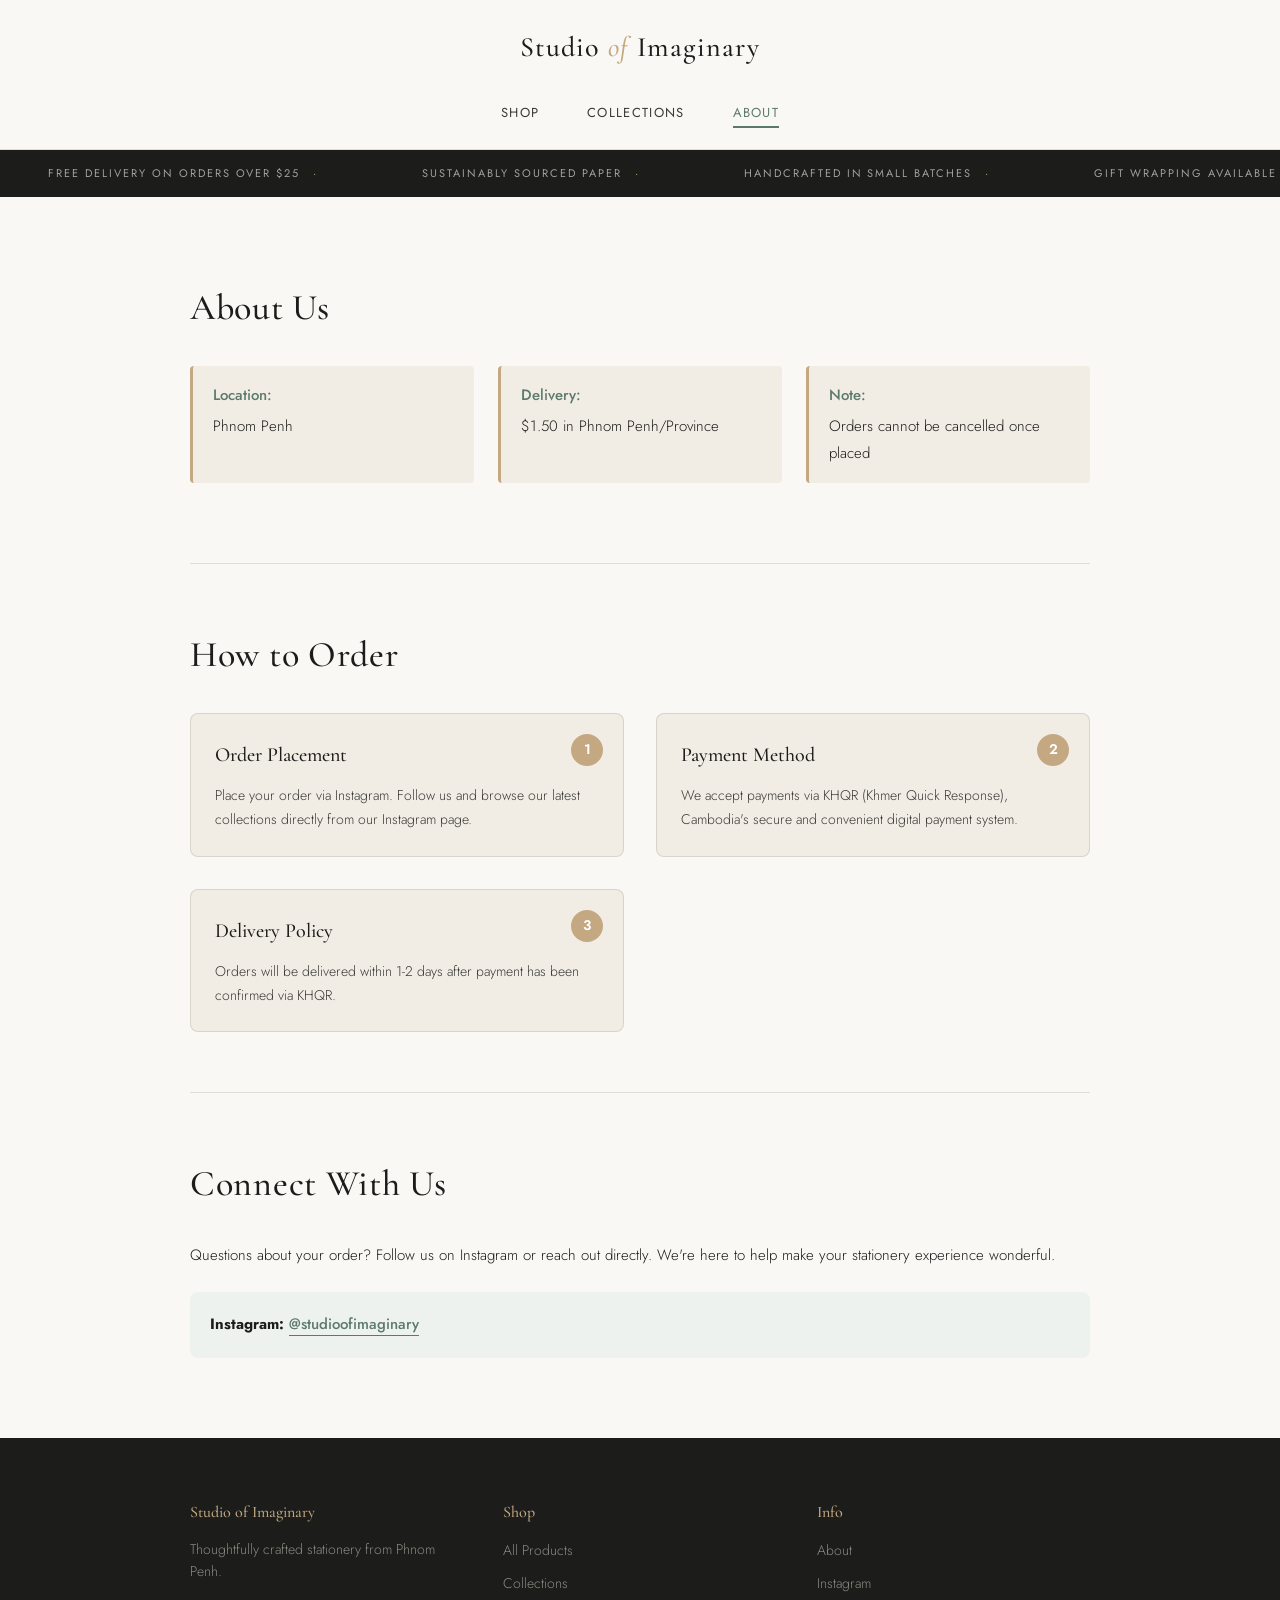
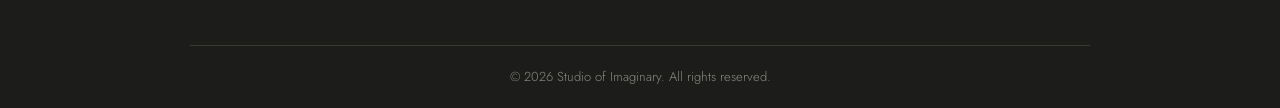
<file: about.html>
<!DOCTYPE html>
<html lang="en">
<head>
    <meta charset="UTF-8">
    <meta name="viewport" content="width=device-width, initial-scale=1.0">
    <link rel="stylesheet" href="css/style.css">
    <link rel="stylesheet" href="css/about.css">
    <title>About Us</title>
</head>
<body>
    <!-- NAV -->
    <nav>
        <a href="index.html" class="nav-logo">Studio<span><i> of </i></span>Imaginary</a>
        <ul class="nav-links">
            <li><a href="shop.html">Shop</a></li>
            <li><a href="collections.html">Collections</a></li>
            <li><a href="about.html" class="active">About</a></li>
        </ul>
        <div class="nav-actions">
            <button class="hamburger" id="hamburger" aria-label="Menu">
                <span></span><span></span><span></span>
            </button>
        </div>
    </nav>

    <!-- MOBILE NAV -->
    <div class="mobile-nav" id="mobileNav">
        <div class="mobile-nav-backdrop" id="navBackdrop"></div>
        <div class="mobile-nav-panel">
            <button class="mobile-nav-close" id="navClose">&#x2715;</button>
            <ul class="mobile-nav-links">
                <li><a href="shop.html">Shop</a></li>
                <li><a href="collections.html">Collections</a></li>
                <li><a href="about.html" class="active">About</a></li>
            </ul>
        </div>
    </div>

    <!-- MARQUEE -->
    <div class="marquee-wrap">
      <div class="marquee-track">
        <span class="marquee-item">Free Delivery on orders over $25 <span class="marquee-dot">·</span></span>
        <span class="marquee-item">Sustainably sourced paper <span class="marquee-dot">·</span></span>
        <span class="marquee-item">Handcrafted in small batches <span class="marquee-dot">·</span></span>
        <span class="marquee-item">Gift wrapping available <span class="marquee-dot">·</span></span>
        <span class="marquee-item">New arrivals every season <span class="marquee-dot">·</span></span>
        <span class="marquee-item">Free Delivery on orders over $25 <span class="marquee-dot">·</span></span>
        <span class="marquee-item">Sustainably sourced paper <span class="marquee-dot">·</span></span>
        <span class="marquee-item">Handcrafted in small batches <span class="marquee-dot">·</span></span>
        <span class="marquee-item">Gift wrapping available <span class="marquee-dot">·</span></span>
        <span class="marquee-item">New arrivals every season <span class="marquee-dot">·</span></span>
      </div>
    </div>

    <!-- ABOUT CONTENT -->
    <section class="about-content">
        <div class="container">
            <!-- About Us -->
            <div class="about-section">
                <h2>About Us</h2>
                <div class="about-info">
                    <p><strong>Location:</strong> Phnom Penh</p>
                    <p><strong>Delivery:</strong> $1.50 in Phnom Penh/Province</p>
                    <p><strong>Note:</strong> Orders cannot be cancelled once placed</p>
                </div>
            </div>

            <!-- How to Order -->
            <div class="about-section">
                <h2>How to Order</h2>
                <ol class="process-list">
                    <li>
                        <h3>Order Placement</h3>
                        <p>Place your order via Instagram. Follow us and browse our latest collections directly from our Instagram page.</p>
                    </li>
                    <li>
                        <h3>Payment Method</h3>
                        <p>We accept payments via KHQR (Khmer Quick Response), Cambodia's secure and convenient digital payment system.</p>
                    </li>
                    <li>
                        <h3>Delivery Policy</h3>
                        <p>Orders will be delivered within 1-2 days after payment has been confirmed via KHQR.</p>
                    </li>
                </ol>
            </div>

            <!-- Contact -->
            <div class="about-section">
                <h2>Connect With Us</h2>
                <p>Questions about your order? Follow us on Instagram or reach out directly. We're here to help make your stationery experience wonderful.</p>
                <div class="contact-links">
                    <p><strong>Instagram:</strong> <a href="https://www.instagram.com/studioofimaginary/" target="_blank">@studioofimaginary</a></p>
                </div>
            </div>
        </div>
    </section>

    <!-- FOOTER -->
    <footer class="footer">
        <div class="footer-content">
            <div class="footer-section">
                <h4>Studio of Imaginary</h4>
                <p>Thoughtfully crafted stationery from Phnom Penh.</p>
            </div>
            <div class="footer-section">
                <h4>Shop</h4>
                <ul>
                    <li><a href="shop.html">All Products</a></li>
                    <li><a href="collections.html">Collections</a></li>
                </ul>
            </div>
            <div class="footer-section">
                <h4>Info</h4>
                <ul>
                    <li><a href="about.html">About</a></li>
                    <li><a href="https://www.instagram.com/studioofimaginary/" target="_blank">Instagram</a></li>
                </ul>
            </div>
        </div>
        <div class="footer-bottom">
            <p>&copy; 2026 Studio of Imaginary. All rights reserved.</p>
        </div>
    </footer>

    <!-- SCRIPTS -->
    <script src="Js/activeNav.js"></script>
</body>
</html>
</file>
<file: css/style.css>
@import url('https://fonts.googleapis.com/css2?family=Cormorant+Garamond:wght@300;400;500;600;700&family=Jost:wght@300;400;500;600;700&display=swap');

*, *::before, *::after { box-sizing: border-box; margin: 0; padding: 0; }

  :root {
    --ivory: #FAF8F4;
    --ivory-deep: #F2EDE4;
    --charcoal: #1C1C1A;
    --charcoal-mid: #3A3A37;
    --sage: #5C7A6B;
    --sage-light: #EDF2EF;
    --tan: #C4A882;
    --tan-light: #F5EFE5;
    --muted: #8A8980;
    --border: rgba(28,28,26,0.12);
    --serif: 'Cormorant Garamond', Georgia, serif;
    --sans: 'Jost', sans-serif;
  }

  html { scroll-behavior: smooth; }

  body {
    font-family: var(--sans);
    background: var(--ivory);
    color: var(--charcoal);
    font-size: 15px;
    font-weight: 300;
    line-height: 1.7;
    overflow-x: hidden;
  }

  /* ── NAV ── */
  nav {
    position: sticky; top: 0; z-index: 100;
    background: var(--ivory);
    border-bottom: 1px solid var(--border);
    display: flex; align-items: center; justify-content: space-between;
    padding: 0 5vw;
    height: 68px;
  }

  .nav-logo {
    font-family: var(--serif);
    font-size: 22px;
    font-weight: 500;
    letter-spacing: 0.04em;
    color: var(--charcoal);
    text-decoration: none;
  }

  .nav-logo span { color: var(--tan); }

  .nav-links {
    display: flex; gap: 2rem; list-style: none;
  }

  .nav-links a {
    font-size: 13px;
    font-weight: 400;
    letter-spacing: 0.1em;
    text-transform: uppercase;
    color: var(--charcoal-mid);
    text-decoration: none;
    transition: color 0.2s;
  }

  .nav-links a:hover { color: var(--sage); }

  .nav-links a.active {
    color: var(--sage);
    border-bottom: 2px solid var(--sage);
    padding-bottom: 4px;
  }

  .nav-actions {
    display: flex; align-items: center; gap: 1.2rem;
  }

  .nav-icon {
    background: none; border: none; cursor: pointer;
    color: var(--charcoal-mid); display: none; align-items: center;
    font-size: 13px; font-family: var(--sans);
    letter-spacing: 0.08em; gap: 6px;
    transition: color 0.2s;
    padding: 0;
  }

  .nav-icon:hover { color: var(--sage); }

  .nav-cart {
    background: none;
    color: var(--charcoal-mid);
    border: none;
    cursor: pointer;
    display: flex;
    align-items: center;
    font-size: 13px;
    font-family: var(--sans);
    letter-spacing: 0.08em;
    gap: 6px;
    padding: 0;
    transition: color 0.2s;
    position: relative;
  }

  .nav-cart:hover { color: var(--sage); }

  .cart-badge {
    position: absolute;
    top: -6px;
    right: -6px;
    background: var(--sage);
    color: var(--ivory);
    border-radius: 50%;
    width: 16px;
    height: 16px;
    display: flex;
    align-items: center;
    justify-content: center;
    font-size: 8px;
    font-weight: 600;
  }

  .hamburger {
    display: none; flex-direction: column;
    gap: 5px; cursor: pointer; background: none; border: none;
    padding: 4px;
  }

  .hamburger span {
    display: block; width: 22px; height: 1.5px;
    background: var(--charcoal); transition: all 0.3s;
  }

  /* ── HERO ── */
  .hero {
    display: grid;
    grid-template-columns: 1fr 1fr;
    min-height: calc(100vh - 68px);
    max-height: 800px;
  }

  .hero-text {
    display: flex; flex-direction: column;
    justify-content: center;
    padding: 5vw 6vw 5vw 8vw;
    background: var(--ivory);
    position: relative;
  }

  .hero-tag {
    display: inline-block;
    font-size: 11px; letter-spacing: 0.18em;
    text-transform: uppercase; color: var(--tan);
    font-weight: 400; margin-bottom: 1.5rem;
  }

  .hero-title {
    font-family: var(--serif);
    font-size: clamp(2.8rem, 5vw, 5rem);
    font-weight: 300;
    line-height: 1.08;
    color: var(--charcoal);
    margin-bottom: 1.5rem;
  }

  .hero-title em {
    font-style: italic; color: var(--sage);
  }

  .hero-body {
    color: var(--muted);
    font-size: 15px; max-width: 360px;
    margin-bottom: 2.5rem;
    line-height: 1.8;
  }

  .hero-actions { display: flex; gap: 1rem; align-items: center; flex-wrap: wrap; }

  .btn-primary {
    background: var(--charcoal); color: var(--ivory);
    border: 1px solid var(--charcoal);
    padding: 14px 36px;
    font-family: var(--sans); font-size: 12px;
    letter-spacing: 0.14em; text-transform: uppercase;
    cursor: pointer; text-decoration: none;
    display: inline-block; font-weight: 400;
    transition: background 0.25s, color 0.25s;
  }

  .btn-primary:hover { background: var(--sage); border-color: var(--sage); }

  .btn-ghost {
    background: transparent; color: var(--charcoal-mid);
    border: none; padding: 14px 0;
    font-family: var(--sans); font-size: 12px;
    letter-spacing: 0.14em; text-transform: uppercase;
    cursor: pointer; text-decoration: none;
    display: inline-flex; align-items: center; gap: 8px;
    font-weight: 400;
    border-bottom: 1px solid var(--charcoal-mid);
    transition: color 0.2s, border-color 0.2s;
  }

  .btn-ghost:hover { color: var(--sage); border-color: var(--sage); }

  .hero-img {
    position: relative; overflow: hidden;
    background: var(--tan-light);
  }

  .hero-img img {
    width: 100%; height: 100%;
    object-fit: cover;
    display: block;
  }

  .hero-img-placeholder {
    width: 100%; height: 100%;
    display: flex; align-items: center; justify-content: center;
    background: linear-gradient(135deg, var(--tan-light) 0%, var(--ivory-deep) 100%);
    position: relative; overflow: hidden;
  }

  .hero-img-placeholder::before {
    content: '';
    position: absolute; inset: 0;
    background-image: repeating-linear-gradient(
      0deg, transparent, transparent 39px,
      var(--border) 39px, var(--border) 40px
    ),
    repeating-linear-gradient(
      90deg, transparent, transparent 39px,
      var(--border) 39px, var(--border) 40px
    );
    opacity: 0.5;
  }

  .hero-product-float {
    position: absolute; bottom: 10%; right: 8%;
    background: var(--ivory);
    border: 1px solid var(--border);
    padding: 20px 24px;
    width: 200px;
    box-shadow: 0 20px 60px rgba(0,0,0,0.08);
  }

  .float-label {
    font-size: 10px; letter-spacing: 0.16em;
    text-transform: uppercase; color: var(--muted);
    margin-bottom: 6px;
  }

  .float-name {
    font-family: var(--serif); font-size: 18px;
    font-weight: 500; margin-bottom: 4px;
  }

  .float-price { font-size: 14px; color: var(--tan); font-weight: 400; }

  /* ── MARQUEE ── */
  .marquee-wrap {
    background: var(--charcoal); overflow: hidden;
    padding: 14px 0;
  }

  .marquee-track {
    display: flex; gap: 0;
    animation: marquee 22s linear infinite;
    width: max-content;
  }

  @keyframes marquee {
    0% { transform: translateX(0); }
    100% { transform: translateX(-50%); }
  }

  .marquee-item {
    font-size: 11px; letter-spacing: 0.18em;
    text-transform: uppercase; color: rgba(250,248,244,0.6);
    white-space: nowrap; padding: 0 3rem;
    font-weight: 400;
  }

  .marquee-dot {
    color: var(--tan); margin: 0 0.5rem;
  }

  /* ── SECTION HEADER ── */
  .section { padding: 80px 8vw; }
  .section-sm { padding: 60px 8vw; }

  .section-header {
    display: flex; align-items: flex-end;
    justify-content: space-between;
    margin-bottom: 48px;
    flex-wrap: wrap; gap: 1rem;
  }

  .section-tag {
    font-size: 11px; letter-spacing: 0.18em;
    text-transform: uppercase; color: var(--tan);
    margin-bottom: 10px; display: block;
  }

  .section-title {
    font-family: var(--serif);
    font-size: clamp(2rem, 3.5vw, 3rem);
    font-weight: 300; line-height: 1.1;
  }

  .section-title em { font-style: italic; color: var(--sage); }

  /* ── PRODUCT GRID ── */
  .products-grid {
    display: grid;
    grid-template-columns: repeat(4, 1fr);
    gap: 2px;
  }

  .product-card {
    background: var(--ivory);
    cursor: pointer;
    position: relative;
    overflow: hidden;
  }

  .product-card:hover .product-img-wrap::after {
    opacity: 1;
  }

  .product-card:hover .product-add {
    transform: translateY(0);
    opacity: 1;
  }

  .product-img-wrap {
    aspect-ratio: 3/4;
    background: var(--ivory-deep);
    position: relative; overflow: hidden;
  }

  .product-img-wrap::after {
    content: '';
    position: absolute; inset: 0;
    background: rgba(28,28,26,0.04);
    opacity: 0; transition: opacity 0.3s;
  }

  .product-placeholder {
    width: 100%; height: 100%;
    display: flex; align-items: center; justify-content: center;
    font-family: var(--serif); font-size: 3rem;
    color: var(--tan); opacity: 0.4;
  }

  .product-badge {
    position: absolute; top: 14px; left: 14px; z-index: 1;
    background: var(--sage); color: var(--ivory);
    font-size: 9px; letter-spacing: 0.14em;
    text-transform: uppercase; padding: 4px 10px;
    font-weight: 400;
  }

  .product-add {
    position: absolute; bottom: 0; left: 0; right: 0; z-index: 2;
    background: var(--charcoal); color: var(--ivory);
    border: none; cursor: pointer;
    padding: 14px;
    font-family: var(--sans); font-size: 11px;
    letter-spacing: 0.14em; text-transform: uppercase;
    font-weight: 400;
    transform: translateY(100%); opacity: 0;
    transition: transform 0.3s, opacity 0.3s;
  }

  .product-info { padding: 18px 4px 24px; }

  .product-cat {
    font-size: 10px; letter-spacing: 0.16em;
    text-transform: uppercase; color: var(--muted);
    margin-bottom: 6px;
  }

  .product-name {
    font-family: var(--serif); font-size: 18px;
    font-weight: 400; margin-bottom: 6px;
  }

  .product-price { font-size: 14px; color: var(--charcoal-mid); }

  .product-price s { color: var(--muted); margin-right: 6px; }

  /* ── CATEGORIES ── */
  .categories-grid {
    display: grid;
    grid-template-columns: repeat(3, 1fr);
    gap: 16px;
  }

  .cat-card {
    position: relative; overflow: hidden;
    aspect-ratio: 4/3;
    cursor: pointer;
    background: var(--ivory-deep);
  }

  .cat-card:hover .cat-overlay { background: rgba(28,28,26,0.5); }
  .cat-card:hover .cat-arrow { transform: translateX(6px); }

  .cat-placeholder {
    width: 100%; height: 100%;
    display: flex; align-items: center; justify-content: center;
    font-size: 6rem; opacity: 0.9; color: var(--tan);
  }

  .cat-img {
    width: 100%; height: 100%;
    object-fit: cover;
    display: block;
  }

  .cat-overlay {
    position: absolute; inset: 0;
    background: rgba(28,28,26,0.35);
    display: flex; flex-direction: column;
    justify-content: flex-end;
    padding: 24px;
    transition: background 0.3s;
  }

  .cat-tag {
    font-size: 10px; letter-spacing: 0.18em;
    text-transform: uppercase; color: rgba(250,248,244,0.6);
    margin-bottom: 6px;
  }

  .cat-name {
    font-family: var(--serif); font-size: 1.6rem;
    font-weight: 300; color: var(--ivory);
    display: flex; align-items: center;
    gap: 10px; line-height: 1.2;
  }

  .cat-arrow { transition: transform 0.3s; display: inline-block; }

  /* ── FEATURED ── */
  .featured { background: var(--tan-light); }

  .featured-inner {
    display: grid; grid-template-columns: 1fr 1fr;
    gap: 80px; align-items: center;
  }

  .featured-img-area {
    position: relative;
    aspect-ratio: 4/5;
    background: var(--ivory-deep);
  }

  .feat-img-placeholder {
    width: 100%; height: 100%;
    display: flex; align-items: center; justify-content: center;
    font-family: var(--serif); font-size: 5rem;
    color: var(--tan); opacity: 0.3;
  }

  .featured-badge-float {
    position: absolute; top: -16px; right: -16px;
    background: var(--sage); color: var(--ivory);
    padding: 20px; width: 90px; height: 90px;
    display: flex; align-items: center; justify-content: center;
    text-align: center;
    font-size: 11px; letter-spacing: 0.1em;
    text-transform: uppercase; font-weight: 400;
    line-height: 1.4;
  }

  .featured-subtitle {
    font-size: 13px; letter-spacing: 0.06em;
    color: var(--muted); margin-bottom: 1.2rem;
  }

  .featured-title {
    font-family: var(--serif);
    font-size: clamp(2.2rem, 3.5vw, 3.4rem);
    font-weight: 300; line-height: 1.1;
    margin-bottom: 1.5rem;
  }

  .featured-body {
    color: var(--muted); line-height: 1.9;
    margin-bottom: 2rem;
  }

  .featured-specs {
    display: grid; grid-template-columns: 1fr 1fr;
    gap: 16px; margin-bottom: 2.5rem;
  }

  .spec-label {
    font-size: 10px; letter-spacing: 0.16em;
    text-transform: uppercase; color: var(--tan);
    margin-bottom: 4px;
  }

  .spec-val { font-family: var(--serif); font-size: 16px; }
 
 
  .footer {
    background: var(--charcoal);
    color: var(--ivory);
    padding: 60px 5vw 20px;
    border-top: 1px solid var(--border);
}

.footer-content {
    max-width: 900px;
    margin: 0 auto 40px;
    display: grid;
    grid-template-columns: repeat(auto-fit, minmax(200px, 1fr));
    gap: 40px;
}

.footer-section h4 {
    font-family: var(--serif);
    font-size: 16px;
    font-weight: 500;
    margin-bottom: 12px;
    color: var(--tan);
}

.footer-section p {
    font-size: 14px;
    line-height: 1.6;
    color: var(--muted);
}

.footer-section ul {
    list-style: none;
}

.footer-section li {
    margin-bottom: 8px;
}

.footer-section a {
    color: var(--muted);
    text-decoration: none;
    font-size: 14px;
    transition: color 0.2s ease;
}

.footer-section a:hover {
    color: var(--tan);
}

.footer-bottom {
    max-width: 900px;
    margin: 0 auto;
    padding-top: 20px;
    border-top: 1px solid rgba(196, 168, 130, 0.2);
    text-align: center;
    color: var(--muted);
    font-size: 13px;
}


  /* ── MOBILE NAV DRAWER ── */
  .mobile-nav {
    display: none;
    position: fixed; inset: 0; z-index: 200;
  }

  .mobile-nav.open { display: block; }

  .mobile-nav-backdrop {
    position: absolute; inset: 0;
    background: rgba(28,28,26,0.5);
  }

  .mobile-nav-panel {
    position: absolute; top: 0; right: 0; bottom: 0;
    width: 280px;
    background: var(--ivory);
    padding: 24px 28px;
    display: flex; flex-direction: column;
  }

  .mobile-nav-close {
    align-self: flex-end;
    background: none; border: none;
    font-size: 22px; cursor: pointer;
    color: var(--charcoal); margin-bottom: 2rem;
    line-height: 1;
  }

  .mobile-nav-links { list-style: none; }

  .mobile-nav-links li { border-bottom: 1px solid var(--border); }

  .mobile-nav-links a {
    display: block; padding: 16px 0;
    font-family: var(--serif); font-size: 22px;
    font-weight: 300; color: var(--charcoal);
    text-decoration: none; transition: color 0.2s;
  }

  .mobile-nav-links a:hover { color: var(--sage); }

  /* ── RESPONSIVE ── */
  @media (min-width: 1200px) {
    nav {
      flex-direction: column;
      justify-content: center;
      align-items: center;
      height: auto;
      padding: 24px 5vw;
      gap: 20px;
    }

    .nav-logo {
      font-size: 28px;
      margin-bottom: 8px;
    }

    .nav-links {
      gap: 3rem;
      justify-content: center;
    }

    .nav-actions {
      display: none;
    }
  }

  @media (max-width: 1024px) {
    .products-grid { grid-template-columns: repeat(2, 1fr); }
    .footer-grid { grid-template-columns: 1fr 1fr; }
  }

  @media (max-width: 768px) {
    nav { padding: 0 6vw; }

    .nav-links { display: none; }
    .hamburger { display: flex; }

    .hero {
      grid-template-columns: 1fr;
      max-height: none; min-height: auto;
    }

    .hero-text { padding: 60px 6vw; order: 2; }

    .hero-img { order: 1; min-height: 340px; }

    .hero-product-float { display: none; }

    .hero-title { font-size: 2.6rem; }

    .section { padding: 60px 6vw; }

    .section-sm { padding: 50px 6vw; }

    .products-grid { grid-template-columns: repeat(2, 1fr); gap: 1px; }

    .categories-grid { grid-template-columns: 1fr; gap: 12px; }

    .featured-inner { grid-template-columns: 1fr; gap: 40px; }

    .testimonials-grid { grid-template-columns: 1fr; gap: 24px; }

    .footer-grid { grid-template-columns: 1fr 1fr; gap: 32px; }

    .newsletter-form { flex-direction: column; }

    .newsletter-btn { text-align: center; }
  }

  @media (max-width: 480px) {
    .products-grid { grid-template-columns: 1fr; }

    .section-header { margin-bottom: 32px; }

    .footer-grid { grid-template-columns: 1fr; }

    .featured-specs { grid-template-columns: 1fr; }

    .footer-bottom { flex-direction: column; align-items: flex-start; }
  }
</file>
<file: css/about.css>
/* ── ABOUT PAGE STYLES ── */

.about-hero {
    background: linear-gradient(135deg, var(--tan-light) 0%, var(--sage-light) 100%);
    padding: 80px 5vw;
    text-align: center;
    border-bottom: 1px solid var(--border);
}

.about-hero .container {
    max-width: 600px;
    margin: 0 auto;
}

.about-title {
    font-family: var(--serif);
    font-size: clamp(36px, 6vw, 52px);
    font-weight: 500;
    color: var(--charcoal);
    margin-bottom: 16px;
    letter-spacing: 0.02em;
}

.about-subtitle {
    font-size: 16px;
    color: var(--charcoal-mid);
    font-weight: 300;
}

/* ── ABOUT CONTENT ── */
.about-content {
    padding: 80px 5vw;
    background: var(--ivory);
}

.container {
    max-width: 900px;
    margin: 0 auto;
}

.about-section {
    margin-bottom: 60px;
    padding-bottom: 60px;
    border-bottom: 1px solid var(--border);
}

.about-section:last-child {
    border-bottom: none;
    margin-bottom: 0;
    padding-bottom: 0;
}

.about-section h2 {
    font-family: var(--serif);
    font-size: clamp(28px, 4vw, 36px);
    font-weight: 500;
    color: var(--charcoal);
    margin-bottom: 28px;
    letter-spacing: 0.02em;
}

.about-info {
    display: grid;
    grid-template-columns: repeat(auto-fit, minmax(250px, 1fr));
    gap: 24px;
    margin-bottom: 20px;
}

.about-info p {
    font-size: 15px;
    line-height: 1.8;
    color: var(--charcoal);
    background: var(--ivory-deep);
    padding: 16px 20px;
    border-left: 3px solid var(--tan);
    border-radius: 4px;
}

.about-info strong {
    color: var(--charcoal);
    font-weight: 500;
    display: block;
    margin-bottom: 4px;
    color: var(--sage);
}

/* ── PROCESS LIST ── */
.process-list {
    list-style: none;
    counter-reset: step-counter;
    display: grid;
    grid-template-columns: repeat(auto-fit, minmax(280px, 1fr));
    gap: 32px;
}

.process-list li {
    counter-increment: step-counter;
    position: relative;
    padding: 24px;
    background: var(--ivory-deep);
    border: 1px solid var(--border);
    border-radius: 8px;
    transition: all 0.3s ease;
}

.process-list li:hover {
    border-color: var(--tan);
    box-shadow: 0 4px 12px rgba(196, 168, 130, 0.1);
}

.process-list li::before {
    content: counter(step-counter);
    position: absolute;
    top: 20px;
    right: 20px;
    width: 32px;
    height: 32px;
    background: var(--tan);
    color: white;
    border-radius: 50%;
    display: flex;
    align-items: center;
    justify-content: center;
    font-weight: 600;
    font-size: 14px;
}

.process-list h3 {
    font-family: var(--serif);
    font-size: 20px;
    font-weight: 500;
    color: var(--charcoal);
    margin-bottom: 12px;
}

.process-list p {
    font-size: 14px;
    line-height: 1.7;
    color: var(--charcoal-mid);
    margin: 0;
}

/* ── CONTACT LINKS ── */
.contact-links {
    margin-top: 24px;
    padding: 20px;
    background: var(--sage-light);
    border-radius: 8px;
}

.contact-links p {
    font-size: 15px;
    color: var(--charcoal);
    margin-bottom: 8px;
}

.contact-links p:last-child {
    margin-bottom: 0;
}

.contact-links a {
    color: var(--sage);
    text-decoration: none;
    font-weight: 500;
    border-bottom: 1px solid var(--sage);
    transition: all 0.2s ease;
}

.contact-links a:hover {
    color: var(--tan);
    border-bottom-color: var(--tan);
}

/* ── FOOTER ── */
.footer {
    background: var(--charcoal);
    color: var(--ivory);
    padding: 60px 5vw 20px;
    border-top: 1px solid var(--border);
}

.footer-content {
    max-width: 900px;
    margin: 0 auto 40px;
    display: grid;
    grid-template-columns: repeat(auto-fit, minmax(200px, 1fr));
    gap: 40px;
}

.footer-section h4 {
    font-family: var(--serif);
    font-size: 16px;
    font-weight: 500;
    margin-bottom: 12px;
    color: var(--tan);
}

.footer-section p {
    font-size: 14px;
    line-height: 1.6;
    color: var(--muted);
}

.footer-section ul {
    list-style: none;
}

.footer-section li {
    margin-bottom: 8px;
}

.footer-section a {
    color: var(--muted);
    text-decoration: none;
    font-size: 14px;
    transition: color 0.2s ease;
}

.footer-section a:hover {
    color: var(--tan);
}

.footer-bottom {
    max-width: 900px;
    margin: 0 auto;
    padding-top: 20px;
    border-top: 1px solid rgba(196, 168, 130, 0.2);
    text-align: center;
    color: var(--muted);
    font-size: 13px;
}

/* ── RESPONSIVE ── */
@media (max-width: 768px) {
    .about-hero {
        padding: 60px 5vw;
    }

    .about-content {
        padding: 60px 5vw;
    }

    .about-section {
        margin-bottom: 40px;
        padding-bottom: 40px;
    }

    .process-list {
        grid-template-columns: 1fr;
    }

    .about-info {
        grid-template-columns: 1fr;
    }
}
</file>
